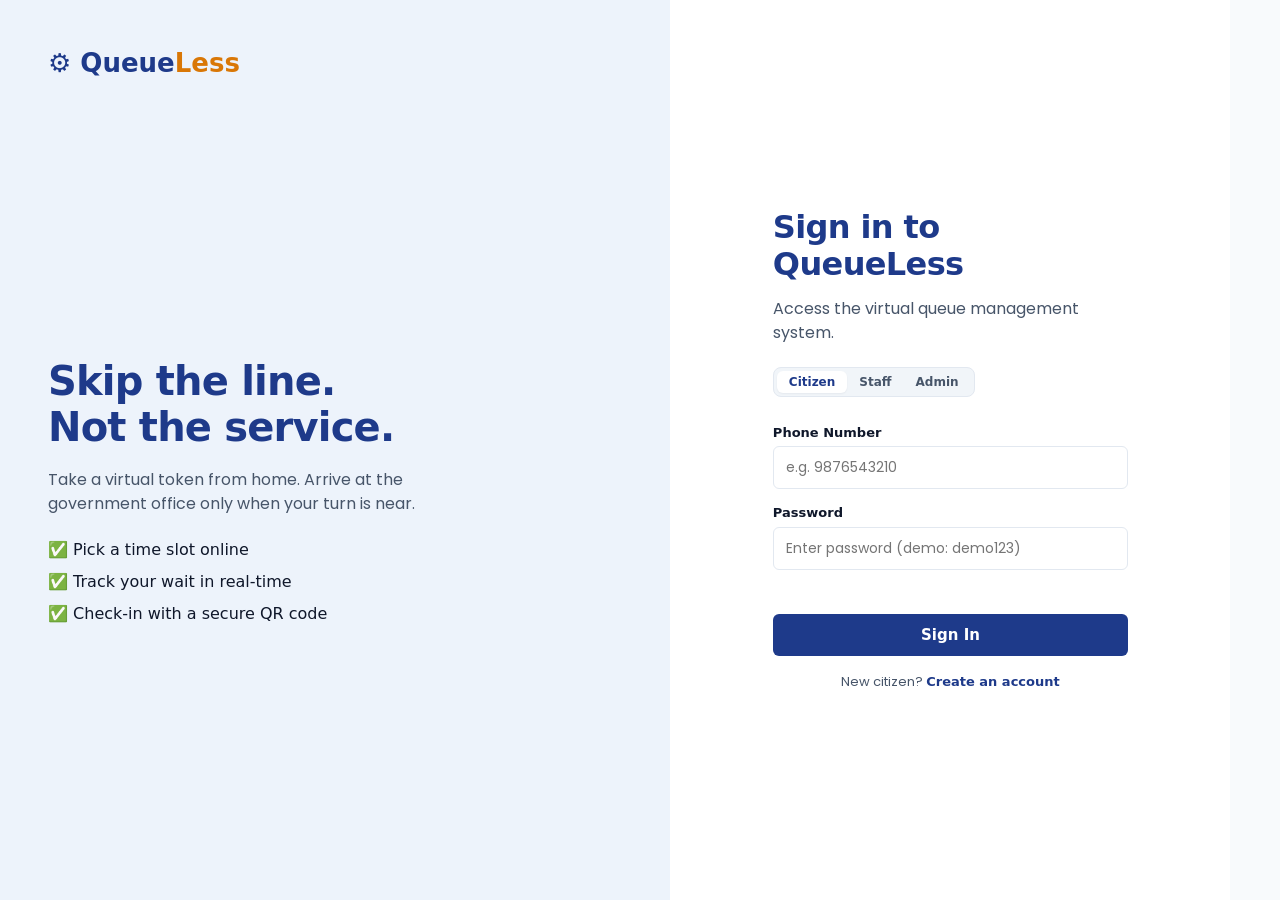
<file: frontend/index.html>
<!DOCTYPE html>
<html lang="en">

<head>
  <meta charset="UTF-8">
  <meta name="viewport" content="width=device-width, initial-scale=1.0">
  <meta name="description"
    content="QueueLess - Smart Government-Office Virtual Queue and Token Management System. Skip physical lines, take virtual tokens, track wait times and arrive when your turn approaches.">
  <title>QueueLess - Smart Government Office Queue & Token Management</title>

  <!-- Modern Clean Typography -->
  <link rel="preconnect" href="https://fonts.googleapis.com">
  <link rel="preconnect" href="https://fonts.gstatic.com" crossorigin>
  <link
    href="https://fonts.googleapis.com/css2?family=Hind+Vadodara:wght@400;500;600;700&family=Hind:wght@400;500;600;700&family=Poppins:wght@400;500;600;700;800&display=swap"
    rel="stylesheet">

  <link rel="stylesheet" href="./index.css">
</head>

<body>
  <div id="app-root">
    <!-- Application renders here -->
    <div style="min-height: 100vh; display: grid; place-items: center; background-color: #F8FAFC;">
      <div style="text-align: center;">
        <div style="font-size: 36px; margin-bottom: 12px; animation: spin 1s infinite linear;">⚙️</div>
        <h2 style="color: #1E3A8A; font-family: 'Poppins', sans-serif;">Initializing QueueLess Government System...</h2>
        <p style="color: #64748B; font-size: 14px; margin-top: 6px;">Connecting to MongoDB and loading live office queue
          data...</p>
      </div>
    </div>
  </div>

  <script type="module" src="./app.js"></script>
</body>

</html>
</file>
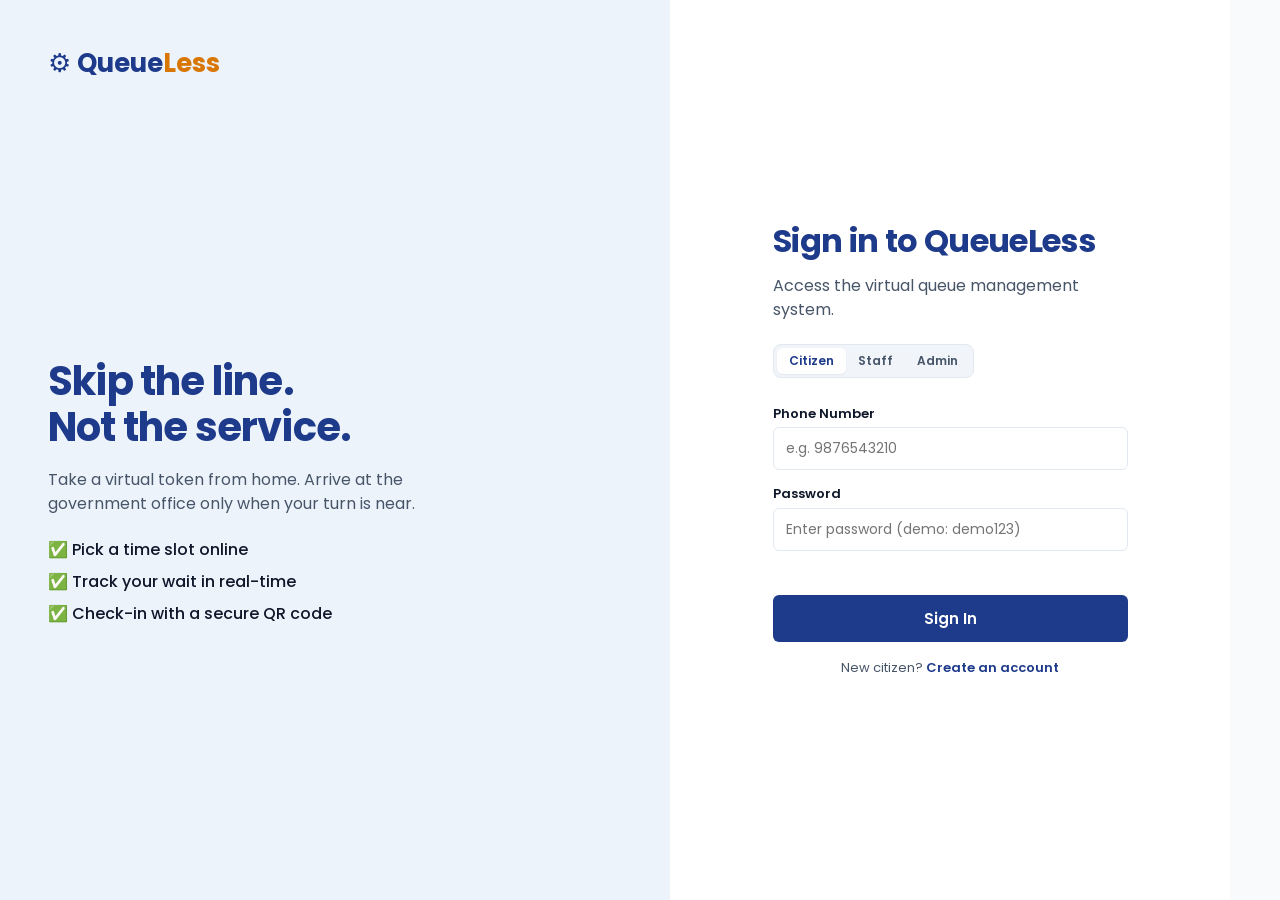
<file: frontend/login.html>
<!DOCTYPE html>
<html lang="en">
<head>
  <meta charset="UTF-8">
  <meta name="viewport" content="width=device-width, initial-scale=1.0">
  <title>Login - QueueLess</title>
  <link rel="preconnect" href="https://fonts.googleapis.com">
  <link rel="preconnect" href="https://fonts.gstatic.com" crossorigin>
  <link href="https://fonts.googleapis.com/css2?family=Hind+Vadodara:wght@400;500;600;700&family=Hind:wght@400;500;600&family=Poppins:wght@400;500;600;700;800&display=swap" rel="stylesheet">
  <link rel="stylesheet" href="./index.css">
  <style>
    /* Inline specific login styles adapted from reference */
    #login-page { min-height: 100vh; display: grid; grid-template-columns: 1.1fr 1fr; background: var(--bg-page); }
    .lp { background: #EDF3FB; padding: 44px 48px 0; display: flex; flex-direction: column; justify-content: space-between; overflow: hidden; position: relative; }
    .rp { padding: 44px 8vw; display: flex; flex-direction: column; justify-content: center; gap: 14px; max-width: 560px; background: #FFF; }
    .lh { font: 700 40px/1.15 var(--font-main); letter-spacing: -0.02em; margin: 0 0 12px; color: var(--primary); }
    .lcap { margin-top: 18px; color: var(--text-muted); max-width: 380px; }
    .rp h1 { font: 700 32px/1.15 var(--font-main); letter-spacing: -0.02em; color: var(--primary); }
    .form-group { display: flex; flex-direction: column; gap: 4px; }
    .err-msg { color: var(--red); font-weight: 600; font-size: 14px; min-height: 20px; }
    
    @media (max-width: 960px) {
      #login-page { grid-template-columns: 1fr; }
      .lp { display: none; }
    }
  </style>
</head>
<body>
  <section id="login-page">
    <div class="lp">
      <div style="font-weight: 700; font-size: 26px; color: var(--primary);">
        ⚙️ Queue<span style="color: var(--saffron);">Less</span>
      </div>
      <div>
        <h2 class="lh">Skip the line.<br>Not the service.</h2>
        <p class="lcap">Take a virtual token from home. Arrive at the government office only when your turn is near.</p>
        <ul style="list-style: none; margin-top: 22px; display: grid; gap: 8px; font-weight: 500;">
          <li>✅ Pick a time slot online</li>
          <li>✅ Track your wait in real-time</li>
          <li>✅ Check-in with a secure QR code</li>
        </ul>
      </div>
      <div></div>
    </div>
    
    <div class="rp">
      <h1>Sign in to QueueLess</h1>
      <p style="color: var(--text-muted); margin-bottom: 8px;">Access the virtual queue management system.</p>
      
      <div class="segmented-control" id="role-selector" style="align-self: flex-start; margin-bottom: 12px;">
        <button type="button" class="active" onclick="setRole('citizen')">Citizen</button>
        <button type="button" onclick="setRole('staff')">Staff</button>
        <button type="button" onclick="setRole('admin')">Admin</button>
      </div>

      <form id="login-form" onsubmit="handleLogin(event)">
        <div id="register-fields" style="display: none; flex-direction: column; gap: 14px; margin-bottom: 14px;">
          <div class="form-group">
            <label>Full Name</label>
            <input type="text" id="reg-name" class="form-input" placeholder="e.g. Anil Kumar">
          </div>
        </div>

        <div class="form-group" style="margin-bottom: 14px;">
          <label>Phone Number</label>
          <input type="text" id="phone" class="form-input" placeholder="e.g. 9876543210" required>
        </div>

        <div class="form-group" style="margin-bottom: 14px;">
          <label>Password</label>
          <input type="password" id="password" class="form-input" placeholder="Enter password (demo: demo123)" required>
        </div>

        <div class="err-msg" id="error-message"></div>

        <button type="submit" class="btn btn-primary" style="width: 100%; margin-top: 10px; font-size: 15px; padding: 12px;" id="submit-btn">
          Sign In
        </button>
        
        <div id="register-toggle-container" style="text-align: center; margin-top: 16px; font-size: 13px;">
          <span style="color: var(--text-muted);">New citizen?</span> 
          <a href="#" onclick="toggleRegister(event)" style="color: var(--primary); font-weight: 600; text-decoration: none;" id="toggle-reg-btn">Create an account</a>
        </div>
      </form>
    </div>
  </section>

  <script>
    let currentRole = 'citizen';
    let isRegistering = false;
    
    function setRole(role) {
      currentRole = role;
      document.querySelectorAll('#role-selector button').forEach(btn => {
        btn.classList.toggle('active', btn.innerText.toLowerCase() === role);
      });
      
      const regToggle = document.getElementById('register-toggle-container');
      if (role !== 'citizen') {
        regToggle.style.display = 'none';
        isRegistering = false;
        updateFormMode();
      } else {
        regToggle.style.display = 'block';
      }
    }
    
    function toggleRegister(e) {
      e.preventDefault();
      isRegistering = !isRegistering;
      updateFormMode();
    }
    
    function updateFormMode() {
      const regFields = document.getElementById('register-fields');
      const submitBtn = document.getElementById('submit-btn');
      const toggleBtn = document.getElementById('toggle-reg-btn');
      
      if (isRegistering) {
        regFields.style.display = 'flex';
        document.getElementById('reg-name').required = true;
        submitBtn.innerText = 'Register & Create Account';
        toggleBtn.innerText = 'Sign in instead';
      } else {
        regFields.style.display = 'none';
        document.getElementById('reg-name').required = false;
        submitBtn.innerText = 'Sign In';
        toggleBtn.innerText = 'Create an account';
      }
      document.getElementById('error-message').innerText = '';
    }

    async function handleLogin(e) {
      e.preventDefault();
      const phone = document.getElementById('phone').value.trim();
      const password = document.getElementById('password').value;
      const errorEl = document.getElementById('error-message');
      
      errorEl.innerText = '';
      
      try {
        const apiBase = window.location.port === "8000" ? "/api" : "http://127.0.0.1:8000/api";
        
        if (isRegistering) {
          const name = document.getElementById('reg-name').value;
          const res = await fetch(`${apiBase}/auth/register`, {
            method: 'POST',
            headers: { 'Content-Type': 'application/json' },
            body: JSON.stringify({ name, phone, password })
          });
          if (!res.ok) throw new Error((await res.json()).detail || 'Registration failed');
          
          isRegistering = false;
          updateFormMode();
          errorEl.style.color = 'var(--green)';
          errorEl.innerText = 'Registration successful! Please sign in.';
          setTimeout(() => { errorEl.style.color = 'var(--red)'; errorEl.innerText = ''; }, 3000);
          return;
        }
        
        const res = await fetch(`${apiBase}/auth/login`, {
          method: 'POST',
          headers: { 'Content-Type': 'application/json' },
          body: JSON.stringify({ phone, password, role: currentRole })
        });
        
        if (!res.ok) throw new Error((await res.json()).detail || 'Login failed');
        const data = await res.json();
        
        localStorage.setItem('ql_userId', data.userId);
        localStorage.setItem('ql_role', data.role);
        if (data.assignedCounterId) {
          localStorage.setItem('ql_staffCounterId', data.assignedCounterId);
        }
        
        window.location.href = './index.html';
      } catch (err) {
        errorEl.innerText = err.message;
      }
    }
    
    // Auto-redirect if already logged in
    if (localStorage.getItem('ql_userId')) {
      window.location.href = './index.html';
    }
  </script>
</body>
</html>
</file>
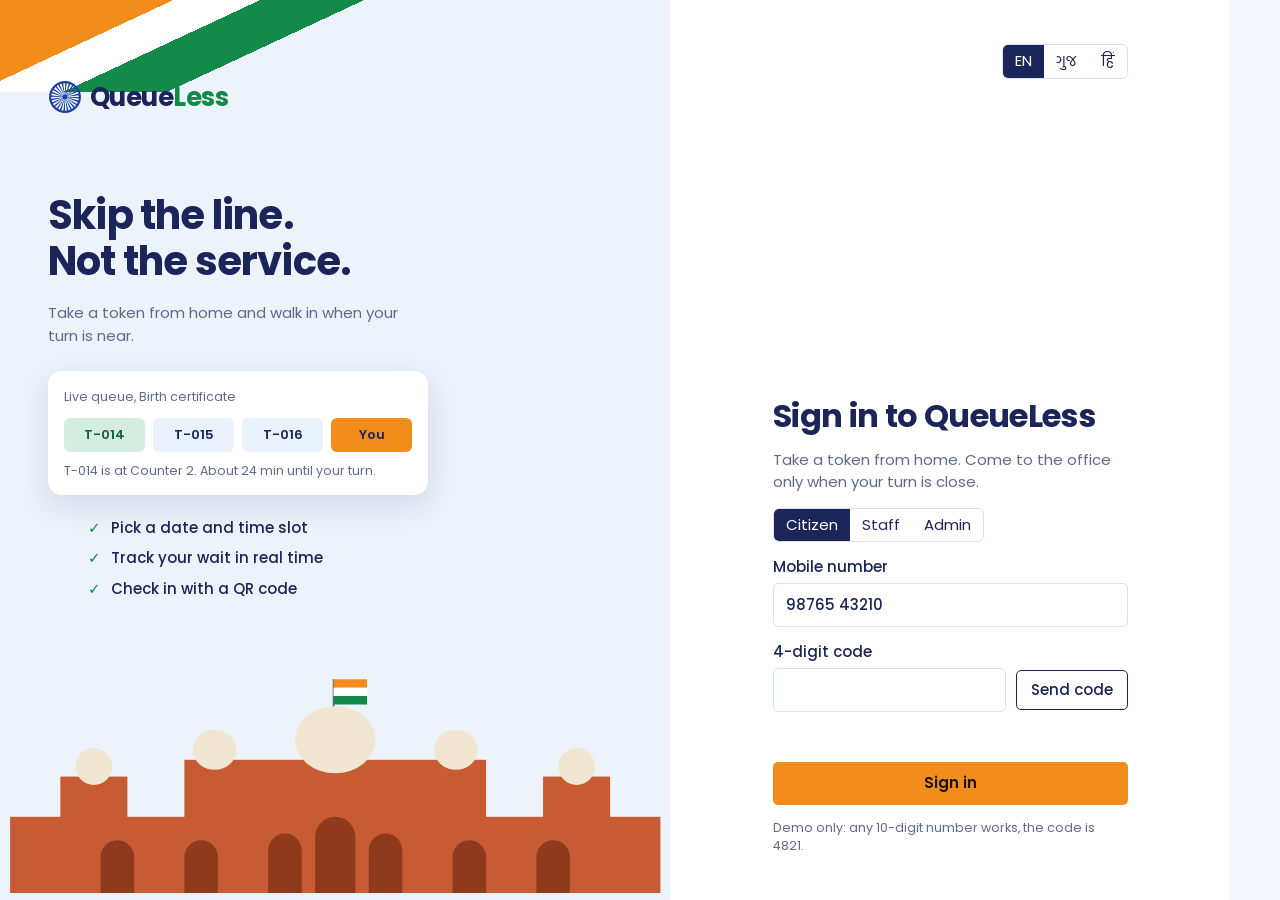
<file: reference/frontend/queueless (2).html>
<!doctype html>
<html lang="en"><head><meta charset="utf-8"><meta name="viewport" content="width=device-width,initial-scale=1">
<title>QueueLess Government Office</title>
<link rel="preconnect" href="https://fonts.googleapis.com"><link rel="preconnect" href="https://fonts.gstatic.com" crossorigin>
<link href="https://fonts.googleapis.com/css2?family=Poppins:wght@400;500;600;700&family=Hind+Vadodara:wght@400;500;600&family=Hind:wght@400;500;600&display=swap" rel="stylesheet">
<style>
:root{--ink:#1B2559;--mute:#5E6A8A;--line:#D9E2EF;--bg:#F3F7FC;--pap:#fff;--saf:#F28C1B;--grn:#138A4A;--red:#B3372F;--d:'Poppins','Hind Vadodara','Hind',sans-serif}
*{box-sizing:border-box;margin:0}
body{font:15px/1.5 'Poppins','Hind Vadodara','Hind','Noto Sans Gujarati','Noto Sans Devanagari',system-ui,sans-serif;color:var(--ink);background:var(--bg)}
button,input,select{font:inherit;color:inherit}button{cursor:pointer}
:focus-visible{outline:3px solid var(--saf);outline-offset:2px}
.hide{display:none!important}small,.note{color:var(--mute)}
h2,h3{font-family:var(--d);letter-spacing:-.01em}h3{font-size:16px;margin:14px 0 8px}
.brand{font:700 26px var(--d);letter-spacing:-.02em}.brand i{font-style:normal;color:var(--saf)}
.seg{display:inline-flex;border:1px solid var(--line);border-radius:6px;overflow:hidden;background:#fff}
.seg button{border:0;background:none;padding:5px 12px}.seg button.on{background:var(--ink);color:#fff}
.pri{background:var(--saf);color:#1a1205;border:0;padding:10px 16px;border-radius:5px;font-weight:600}
.sec{background:#fff;border:1px solid var(--ink);padding:8px 14px;border-radius:5px}
button:disabled{opacity:.5;cursor:default}
/* login */
#login{min-height:100vh;display:grid;grid-template-columns:1.1fr 1fr}
.lp{background:#EDF3FB;padding:44px 48px 0;display:flex;flex-direction:column;justify-content:space-between;position:relative;overflow:hidden}.lp>*{position:relative}.lp .brand{margin-top:34px}.lf{margin:0 -48px;width:calc(100% + 96px)}.rp{background:#fff}
.lp .big{font-size:96px}.lcap{margin-top:18px;color:var(--mute);max-width:380px}
.rp{padding:44px 8vw;display:flex;flex-direction:column;justify-content:center;gap:14px;max-width:560px}
#lg1{align-self:flex-end;margin-bottom:auto}.lp .slip{--notch:#EDF3FB}
.rp h1{font:700 32px/1.15 var(--d);letter-spacing:-.02em}
label{display:flex;flex-direction:column;gap:4px;font-weight:500}
input,select{border:1px solid var(--line);border-radius:5px;padding:10px 12px;background:#fff}
.row{display:flex;gap:10px;align-items:center;flex-wrap:wrap}.row input{flex:1;min-width:120px}
.err{color:var(--red);min-height:22px;font-size:15px;font-weight:600}
/* slip */
.slip{border-top:5px solid;border-image:linear-gradient(90deg,var(--saf) 33.3%,#DDE5F2 33.3% 66.6%,var(--grn) 66.6%) 1;--notch:var(--bg);background:var(--pap);border-radius:3px;padding:22px 26px;display:grid;grid-template-columns:1fr auto;gap:22px;box-shadow:0 1px 0 #0002;color:var(--ink)}
.slip .big{font:700 84px/1 var(--d);letter-spacing:-.03em;margin:4px 0}.big.sm{font-size:48px}
.lbl{font-size:13px;color:var(--mute)}.svc{font-weight:600;font-size:17px}
.stub{position:relative;border-left:2px dashed #b4c0cf;margin:-22px 0;padding:22px 0 22px 24px;min-width:190px;display:flex;flex-direction:column;justify-content:center}
.stub:before,.stub:after{content:"";position:absolute;left:-11px;width:20px;height:20px;border-radius:50%;background:var(--notch)}
.stub:before{top:-10px}.stub:after{bottom:-10px}
.n2{font:700 28px/1.15 var(--d);margin-bottom:8px}.n2.sa{color:#B85F0A}
.pill{display:inline-block;padding:2px 11px;border-radius:99px;font-size:13px;background:#E3E9F1;margin:8px 6px 0 0}
.pill.serve,.pill.ok{background:#D5EDE0;color:#14603a}.pill.called{background:#FFE3BF;color:#8a4a06}.pill.missed{background:#F6D7D4;color:var(--red)}
/* theme */
.stats{display:grid;grid-template-columns:repeat(auto-fit,minmax(190px,1fr));gap:12px;margin-bottom:18px}.st{display:flex;gap:12px;align-items:center;padding:14px;border-radius:10px;border:1px solid var(--line)}.st b{display:block;font:700 24px/1.2 var(--d)}.st small{display:block;font-size:12px}
.ic{width:42px;height:42px;border-radius:50%;display:grid;place-items:center;font-size:20px;background:#fff;flex:none}.st.b{background:#E8F1FD}.st.p{background:#F0EBFC}.st.o{background:#FFF3E4}.st.g{background:#E6F5EC}
.ban{display:flex;align-items:flex-end;justify-content:space-between;gap:12px;border-radius:10px;padding:22px 26px 0;margin-bottom:18px;background:linear-gradient(100deg,#FFF1DC,#EAF3FF 55%,#DCEBFF);overflow:hidden}.ban>div{align-self:center;padding-bottom:22px}.ban h2{font-size:28px}.ban .fort{width:min(46%,380px);flex:none}.sc{font-style:italic;color:var(--grn);font-weight:500;margin-top:8px}
.assure{display:flex;gap:28px;flex-wrap:wrap;justify-content:center;margin-top:26px;font-weight:500}.assure span:before{content:'';display:inline-block;width:10px;height:10px;border-radius:50%;margin-right:8px;background:var(--grn)}.assure span:nth-child(2):before{background:var(--saf)}.assure span:nth-child(3):before{background:#1D6FE0}
.calw{max-width:310px;border:1px solid var(--line);border-radius:10px;padding:10px;background:#F8FAFD}.cm{display:flex;justify-content:space-between;align-items:center}.cm button{border:0;background:none;font-size:22px;padding:0 10px}.cg{display:grid;grid-template-columns:repeat(7,1fr);gap:3px;text-align:center;margin-top:6px}.cg button{border:0;border-radius:50%;aspect-ratio:1;background:none}.cg button:not(:disabled):hover{background:#E3F4E9}.cg button.on{background:var(--saf);font-weight:700}.cg button:disabled{color:#b3bdcf;cursor:default}.av{background:var(--saf);color:#fff;font:700 22px var(--d);width:54px;height:54px}
.lh{font:700 40px/1.15 var(--d);letter-spacing:-.02em;margin:0 0 12px}.lq{background:#fff;border-radius:14px;padding:14px 16px;max-width:380px;box-shadow:0 10px 30px #1b255922;margin-top:24px}.lq .row2{display:flex;gap:8px;margin-top:10px}.lq .row2 span{flex:1;text-align:center;padding:7px 0;border-radius:6px;background:#EAF2FD;font:600 13px var(--d)}.lq .row2 .you{background:var(--saf)}.lq .row2 span:first-child{background:#D5EDE0;color:#14603a;animation:pl 2s infinite}@keyframes pl{50%{opacity:.5}}@media(prefers-reduced-motion:reduce){.lq .row2 span{animation:none!important}}.lf3{list-style:none;margin-top:22px;display:grid;gap:8px;font-weight:500}.lf3 li:before{content:'\2713';color:var(--grn);font-weight:700;margin-right:10px}
/* app */
.app{display:grid;grid-template-columns:220px 1fr;min-height:100vh}
.rail{background:linear-gradient(#fff 55%,#FFF1DE);padding:78px 14px 24px;display:flex;flex-direction:column;position:sticky;top:0;height:100vh;overflow:hidden;border-right:1px solid var(--line)}.rail>*{position:relative;z-index:1}.lp:before,.rail:before,.rail:after{content:'';position:absolute;left:0;top:0;width:100%;height:92px;background:linear-gradient(155deg,#F28C1B 0 20%,#fff 20% 30%,#138A4A 30% 42%,transparent 42%);pointer-events:none}.rail:after{top:auto;bottom:0;background:linear-gradient(335deg,#F28C1B 0 20%,#fff 20% 30%,#138A4A 30% 42%,transparent 42%)}.brand svg{width:34px;height:34px;vertical-align:-8px;margin-right:8px;color:#1D3FA8}.brand i{color:var(--grn)}
.rail .sub{color:var(--mute);margin:0 0 24px;font-size:13px}
.rail nav{display:flex;flex-direction:column;gap:2px}
.rail nav button{background:none;border:0;text-align:left;padding:10px 12px;color:inherit;display:flex;justify-content:space-between;align-items:center;border-left:3px solid transparent}
.rail nav button.on{background:#E3F4E9;border-left-color:var(--grn);color:#0E6B39;font-weight:600;border-radius:0 8px 8px 0}
.bd{background:var(--saf);color:#1a1205;border-radius:9px;font-size:12px;padding:0 7px;font-weight:600}
.rfoot{margin:auto 0 70px;font-size:13px;color:var(--ink);text-align:center}
.top{display:flex;gap:14px;align-items:center;flex-wrap:wrap;padding:12px 28px;border-bottom:1px solid var(--line);background:#fff}.srch{flex:1;min-width:180px;max-width:380px;border-radius:99px;background:#EAF2FD;border-color:transparent}
.clk{font:700 22px var(--d)}.top .gap{flex:1}
main{padding:24px 28px 48px}
.grid{display:grid;grid-template-columns:minmax(0,1fr) 310px;gap:24px;align-items:start}.col{display:flex;flex-direction:column;gap:18px;min-width:0}
.pn{background:#fff;border:1px solid var(--line);border-radius:10px;box-shadow:0 2px 8px #1b255914;padding:16px 18px}.pn p{margin-top:6px}
.lane{display:flex;gap:8px;overflow-x:auto;padding:4px 2px 8px;list-style:none}
.lane li{min-width:92px;border:1px solid var(--line);background:#fff;padding:8px 10px;border-radius:4px;display:flex;flex-direction:column;font-size:13px}
.lane li b{font:700 17px var(--d)}.lane .serve,.lane .called{border-color:var(--grn);background:#E5F3EB}
.lane .me{border:2px solid var(--saf);background:#FFF1E0}.lane em{font-style:normal;color:#B85F0A;font-weight:600}
.why{color:var(--mute);font-size:14px;max-width:70ch}
.svcs{display:grid;grid-template-columns:repeat(auto-fit,minmax(150px,1fr));gap:10px}
.svcs>div{border:1px solid var(--line);border-radius:10px;padding:14px;display:flex;flex-direction:column;gap:6px}.s0{background:#FFF3E4}.s1{background:#E8F1FD}.s2{background:#F0EBFC}.s3{background:#E6F5EC}.gb{border:0;border-radius:6px;padding:8px 12px;color:#fff;font-weight:600;margin-top:6px}.s0 .gb{background:#F28C1B}.s1 .gb{background:#1D6FE0}.s2 .gb{background:#7B3FD6}.s3 .gb{background:#138A4A}
.cs{display:flex;justify-content:space-between;padding:8px 0;border-bottom:1px solid #E3E9F1;gap:8px}.cs:last-child{border:0}
.off{color:var(--mute)}
.log li{list-style:none;padding:6px 0;border-bottom:1px solid #E3E9F1;font-size:14px}.log small{display:block}
.bar{height:10px;background:#E3E9F1;border-radius:5px;overflow:hidden;margin-top:6px}.bar i{display:block;height:100%;background:var(--saf)}
.grid2{display:grid;grid-template-columns:1fr 1fr;gap:20px}.warn{color:var(--red)}
.ck{list-style:none}.ck li{padding:5px 0 5px 28px;position:relative}
.ck li:before{content:"";position:absolute;left:0;top:9px;width:15px;height:15px;border:2px solid var(--ink);border-radius:3px}
.ck li.on:before{background:var(--grn);border-color:var(--grn)}.ck li{cursor:pointer}
.top2{display:flex;gap:18px;align-items:center;flex-wrap:wrap;margin-bottom:16px}.top2 h2{margin-right:auto}
table{width:100%;border-collapse:collapse}td,th{padding:7px 8px;border-bottom:1px solid #E3E9F1;text-align:left;font-weight:500}th{color:var(--mute);font-size:13px}
.cards{display:grid;grid-template-columns:repeat(auto-fit,minmax(200px,1fr));gap:12px;margin:14px 0}
.nt{padding:10px 14px;border-left:4px solid var(--line);background:#fff;margin-bottom:8px}.nt.call{border-color:var(--saf)}.nt.warn{border-color:var(--red)}.nt.ok{border-color:var(--grn)}
.modal{position:fixed;inset:0;background:#12203Acc;display:grid;place-items:center;z-index:9}
.box{background:#fff;border-radius:6px;padding:22px;width:min(380px,92vw)}.qrw{display:grid;place-items:center;margin:12px 0;border:1px solid var(--line)}
#toasts{position:fixed;left:16px;bottom:16px;display:flex;flex-direction:column;gap:8px;z-index:10;max-width:360px}
#toasts div{background:var(--ink);color:#fff;padding:10px 14px;border-left:4px solid var(--saf);border-radius:3px;font-size:14px}
@media(max-width:960px){#login{grid-template-columns:1fr}.lp{display:none}.app{grid-template-columns:1fr}.rail:before,.rail:after{display:none}.rail{position:relative;padding:12px;height:auto;flex-direction:row;flex-wrap:wrap;align-items:center;gap:8px}.rail .sub,.rfoot{display:none}.rail nav{flex-direction:row;flex-wrap:wrap}.grid,.grid2{grid-template-columns:1fr}.slip{grid-template-columns:1fr}.stub{border-left:0;border-top:2px dashed #b4c0cf;margin:0 -26px;padding:18px 26px 0}.stub:before{left:-10px;top:-11px}.stub:after{left:auto;right:-10px;bottom:auto;top:-11px}main,.top{padding-left:16px;padding-right:16px}}
</style></head><body><svg width="0" height="0" style="position:absolute" aria-hidden="true"><symbol id="chakra" viewBox="0 0 48 48"><g fill="none" stroke="currentColor"><circle cx="24" cy="24" r="21" stroke-width="3"/><circle cx="24" cy="24" r="11.5" stroke-width="19" stroke-dasharray="1.3 1.7"/></g><circle cx="24" cy="24" r="3.5" fill="currentColor"/></symbol><symbol id="fort" viewBox="0 0 400 130"><path d="M199 2v26" stroke="#5E6A8A"/><path d="M199 2h20v5h-20z" fill="#F28C1B"/><path d="M199 7h20v5h-20z" fill="#fff"/><path d="M199 12h20v5h-20z" fill="#138A4A"/><g fill="#C75B34"><rect x="6" y="84" width="388" height="46"/><rect x="110" y="50" width="180" height="40"/><rect x="36" y="60" width="40" height="28"/><rect x="324" y="60" width="40" height="28"/></g><g fill="#F1E6D2"><ellipse cx="200" cy="38" rx="24" ry="20"/><ellipse cx="128" cy="44" rx="13" ry="12"/><ellipse cx="272" cy="44" rx="13" ry="12"/><ellipse cx="56" cy="54" rx="11" ry="11"/><ellipse cx="344" cy="54" rx="11" ry="11"/></g><path fill="#8F3A1C" d="M60 130v-22a10 10 0 0 1 20 0v22zM110 130v-22a10 10 0 0 1 20 0v22zM160 130v-26a10 10 0 0 1 20 0v26zM220 130v-26a10 10 0 0 1 20 0v26zM270 130v-22a10 10 0 0 1 20 0v22zM320 130v-22a10 10 0 0 1 20 0v22zM188 130v-34a12 12 0 0 1 24 0v34z"/></symbol></svg>

<section id="login">
 <div class="lp">
  <div class="brand"><svg viewBox="0 0 48 48" aria-hidden="true"><use href="#chakra"/></svg>Queue<i>Less</i></div>
  <div>
   <h2 class="lh">Skip the line.<br>Not the service.</h2>
   <p class="lcap">Take a token from home and walk in when your turn is near.</p>
   <div class="lq"><small>Live queue, Birth certificate</small>
    <div class="row2"><span>T-014</span><span>T-015</span><span>T-016</span><span class="you">You</span></div>
    <small style="display:block;margin-top:10px">T-014 is at Counter 2. About 24 min until your turn.</small></div>
   <ul class="lf3"><li>Pick a date and time slot</li><li>Track your wait in real time</li><li>Check in with a QR code</li></ul>
  </div>
  <div><svg class="fort lf" viewBox="0 0 400 130" aria-hidden="true"><use href="#fort"/></svg></div>
 </div>
 <div class="rp" onkeydown="if(event.key==='Enter')doLogin()">
  <div class="seg" id="lg1"></div>
  <h1 data-i="login_h"></h1><p class="note" data-i="login_s"></p>
  <div class="seg" id="roles" style="align-self:flex-start"></div>
  <label><span data-i="mobile"></span><input id="mob" inputmode="numeric" value="98765 43210" autocomplete="off"></label>
  <label><span data-i="otp"></span><span class="row"><input id="otp" inputmode="numeric" maxlength="4" autocomplete="off"><button type="button" class="sec" onclick="sendCode()" data-i="sendcode"></button></span></label>
  <div class="err" id="lerr" role="alert"></div>
  <button class="pri" type="button" onclick="doLogin()" data-i="signin"></button>
  <small>Demo only: any 10-digit number works, the code is 4821.</small>
 </div>
</section>

<div id="app" class="app hide">
 <aside class="rail"><div class="brand"><svg viewBox="0 0 48 48" aria-hidden="true"><use href="#chakra"/></svg>Queue<i>Less</i></div><div class="sub">Government office</div><nav id="nav"></nav>
  <div class="rfoot"><i>Serve the People,<br>Build a Better Tomorrow</i><br><small>सत्यमेव जयते</small></div></aside>
 <div>
  <header class="top"><input class="srch" placeholder="Search services, tokens, documents" aria-label="Search"><span class="clk" id="clk"></span>
   <span class="seg" id="spd"><button onclick="setPause()" id="pz" aria-label="Pause or resume">||</button><button onclick="setSpd(1)" data-s="1">1x</button><button onclick="setSpd(3)" data-s="3">3x</button><button onclick="setSpd(10)" data-s="10">10x</button></span><small>Demo clock, 1 s = x min</small>
   <span class="gap"></span><span class="seg" id="lg2"></span><button class="sec" id="who" onclick="go('profile')"></button><button class="sec" onclick="signOut()" data-i="signout"></button></header>
  <main id="main"></main>
 </div>
</div>
<div id="modal" class="modal hide"></div><div id="toasts" aria-live="polite"></div>

<script>
const $=s=>document.querySelector(s),$$=s=>[...document.querySelectorAll(s)];
const D={en:{hello:'Hello',yourTok:'Your token',ahead:'People ahead',wait:'Estimated wait',arrive:'Arrive by',checkin:'Scan QR at office',checkedin:'Checked in',release:'Release token',why:'How we estimated this',genTok:'Generate token',service:'Service',capacity:'Tokens issued today',peak:'Load across the day',callnext:'Call next',complete:'Complete',walkin:'Add walk-in token',signout:'Sign out',signin:'Sign in',sendcode:'Send code',mobile:'Mobile number',otp:'4-digit code',role_citizen:'Citizen',role_staff:'Staff',role_admin:'Admin',nav_home:'Home',nav_token:'Get token',nav_docs:'Documents',nav_notif:'Notifications',nav_desk:'Staff desk',recent:'Recent activity',svcs:'Government services',login_h:'Sign in to QueueLess',login_s:'Take a token from home. Come to the office only when your turn is close.',counters:'Counter',avgtime:'Average time',queue:'Queue lane',st_wait:'Waiting',st_called:'Called',st_serve:'Being served',st_done:'Completed',st_missed:'Missed',sv_birth:'Birth certificate',sv_dl:'Driving licence',sv_dv:'Document verification',sv_pp:'Passport service',min:'min',office:'Office status',slot:'Arrival slot',first:'First available',date:'Date',nav_profile:'Profile',st_book:'Booked',st_cancel:'Released'},
gu:{hello:'નમસ્તે',yourTok:'તમારો ટોકન',ahead:'તમારી આગળ',wait:'અંદાજિત રાહ',arrive:'આ સમયે પહોંચો',checkin:'ઓફિસમાં QR સ્કેન કરો',checkedin:'ચેક-ઇન થઈ ગયું',release:'ટોકન છોડી દો',why:'આ અંદાજ કેવી રીતે બન્યો',genTok:'ટોકન બનાવો',service:'સેવા',capacity:'આજે અપાયેલા ટોકન',peak:'દિવસભરની ભીડ',callnext:'આગળનો બોલાવો',complete:'પૂર્ણ કરો',walkin:'વૉક-ઇન ટોકન ઉમેરો',signout:'સાઇન આઉટ',signin:'સાઇન ઇન',sendcode:'કોડ મોકલો',mobile:'મોબાઇલ નંબર',otp:'4 અંકનો કોડ',role_citizen:'નાગરિક',role_staff:'સ્ટાફ',role_admin:'એડમિન',nav_home:'હોમ',nav_token:'ટોકન મેળવો',nav_docs:'દસ્તાવેજો',nav_notif:'સૂચનાઓ',nav_desk:'સ્ટાફ ડેસ્ક',recent:'તાજેતરની પ્રવૃત્તિ',svcs:'સરકારી સેવાઓ',login_h:'QueueLess માં સાઇન ઇન કરો',login_s:'ઘરેથી ટોકન લો. વારો નજીક આવે ત્યારે જ ઓફિસ આવો.',counters:'કાઉન્ટર',avgtime:'સરેરાશ સમય',queue:'કતાર',st_wait:'રાહમાં',st_called:'બોલાવ્યો',st_serve:'સેવામાં',st_done:'પૂર્ણ',st_missed:'ચૂકી ગયા',sv_birth:'જન્મ પ્રમાણપત્ર',sv_dl:'ડ્રાઇવિંગ લાઇસન્સ',sv_dv:'દસ્તાવેજ ચકાસણી',sv_pp:'પાસપોર્ટ સેવા',min:'મિનિટ',office:'ઓફિસ સ્થિતિ',slot:'આવવાનો સમય',first:'સૌથી વહેલું ઉપલબ્ધ',date:'તારીખ',nav_profile:'પ્રોફાઇલ',st_book:'બુક થયું'},
hi:{hello:'नमस्ते',yourTok:'आपका टोकन',ahead:'आपसे आगे',wait:'अनुमानित प्रतीक्षा',arrive:'इस समय तक पहुँचें',checkin:'कार्यालय में QR स्कैन करें',checkedin:'चेक-इन हो गया',release:'टोकन छोड़ें',why:'यह अनुमान कैसे बना',genTok:'टोकन बनाएँ',service:'सेवा',capacity:'आज जारी टोकन',peak:'दिनभर की भीड़',callnext:'अगला बुलाएँ',complete:'पूर्ण करें',walkin:'वॉक-इन टोकन जोड़ें',signout:'साइन आउट',signin:'साइन इन',sendcode:'कोड भेजें',mobile:'मोबाइल नंबर',otp:'4 अंकों का कोड',role_citizen:'नागरिक',role_staff:'स्टाफ',role_admin:'एडमिन',nav_home:'होम',nav_token:'टोकन लें',nav_docs:'दस्तावेज़',nav_notif:'सूचनाएँ',nav_desk:'स्टाफ डेस्क',recent:'हाल की गतिविधि',svcs:'सरकारी सेवाएँ',login_h:'QueueLess में साइन इन करें',login_s:'घर से टोकन लें। बारी पास आने पर ही कार्यालय आएँ।',counters:'काउंटर',avgtime:'औसत समय',queue:'कतार',st_wait:'प्रतीक्षा में',st_called:'बुलाया गया',st_serve:'सेवा में',st_done:'पूर्ण',st_missed:'छूट गया',sv_birth:'जन्म प्रमाणपत्र',sv_dl:'ड्राइविंग लाइसेंस',sv_dv:'दस्तावेज़ सत्यापन',sv_pp:'पासपोर्ट सेवा',min:'मिनट',office:'कार्यालय स्थिति',slot:'आने का समय',first:'सबसे पहले उपलब्ध',date:'तारीख',nav_profile:'प्रोफ़ाइल',st_book:'बुक हुआ'}};
let lang='en',role='citizen',view='home',T=642,speed=1,paused=false,auto=true,chk=false,near=false,lastAbs=null,timer=null,CAP=20;
const t=k=>D[lang][k]||D.en[k]||k,tn=k=>t('sv_'+k),p=n=>String(n).padStart(3,'0');
const hm=m=>{m=Math.round(m);const h=Math.floor(m/60)%24;return (h%12||12)+':'+String(m%60).padStart(2,'0')+(h<12?' AM':' PM')};
const pf=m=>m<600?1.1:m<720?1.3:m<840?1:m<900?.9:1.15;
const SV={birth:{m:11,docs:['Hospital birth record','Parents Aadhaar cards','Marriage certificate of parents','Address proof']},dl:{m:18,docs:['Learner licence','Aadhaar card','Passport-size photo','Medical form (Form 1)']},dv:{m:8,docs:['Originals of all documents','One self-attested copy of each','Aadhaar card']},pp:{m:22,docs:['Aadhaar card','Birth proof','Address proof','Old passport, if renewing']}};
const keys=Object.keys(SV),DOCS={};
const C=[1,2,3].map(id=>({id,active:true,tok:null}));
let Q=[],nextN=16,log=[],N=[];
const pat=['birth','dl','dv','birth','dl','pp','birth','dl'];
[1,2,3,4].forEach(n=>Q.push({n,svc:pat[n],src:n%4?'online':'walk-in',st:'done'}));
[[5,6],[6,11],[7,3]].forEach(([n,r],i)=>{const o={n,svc:pat[n],src:'online',st:'serve',c:i+1,rem:r,base:SV[pat[n]].m};Q.push(o);C[i].tok=o});
for(let n=8;n<=15;n++)Q.push({n,svc:pat[n%8],src:n%4?'online':'walk-in',st:'wait',mine:n===13,slot:n>13?750:0});
log=[{t:T-6,msg:'T-004 completed, Driving licence'},{t:T-14,msg:'Counter 3 opened for the morning rush'}];
N=[{t:T-95,msg:'Documents verified for Birth certificate',k:'ok',new:1},{t:T-60,msg:'Token T-013 generated. We will alert you before your turn.',k:'info',new:1},{t:T-14,msg:'Counter 3 opened. Waiting times have been recalculated.',k:'info',new:1}];

const TDd=new Date();TDd.setHours(0,0,0,0);const ymd=d=>d.getFullYear()+'-'+String(d.getMonth()+1).padStart(2,'0')+'-'+String(d.getDate()).padStart(2,'0'),TD=ymd(TDd),MAXd=new Date(TDd.getTime()+30*864e5),fd=k=>new Date(k+'T00:00').toLocaleDateString('en-IN',{weekday:'short',day:'numeric',month:'short'}),issuedOn=d=>d===TD?nextN-1:Q.filter(x=>x.date===d&&x.st!=='cancel').length;let selD=TD,cm=null,mobile='',TR=25;
const key=x=>(x.slot||0)*1000+x.n,SLOTCAP=2,slotN=(v,dt)=>Q.filter(x=>x.slot===v&&(x.date||TD)===(dt||TD)&&!['cancel','missed'].includes(x.st)).length;
function slotOpts(dt){dt=dt||TD;const fu=dt!==TD;let o=fu?'':`<option value="0">${t('first')}</option>`;for(let v=fu?540:Math.ceil((T+15)/30)*30;v<=990;v+=30){if(v>=780&&v<840)continue;const l=SLOTCAP-slotN(v,dt);o+=`<option value="${v}" ${l<=0?'disabled':''}>${hm(v)} to ${hm(v+30)}, ${l>0?l+' left':'full'}</option>`}return o}
/* ---- prediction engine: greedy counter simulation, EWMA service time, hourly load factor, break skipping ---- */
const me=()=>Q.find(x=>x.mine&&['wait','called','serve','book'].includes(x.st));
function est(){const m=me();if(!m)return null;if(m.st==='book')return{wait:9999,ahead:0,m};if(m.st!=='wait')return{wait:0,ahead:0,m};
 const act=C.filter(c=>c.active);let free=act.length?act.map(c=>c.tok?Math.max(c.tok.st==='serve'?c.tok.rem:c.tok.grace,0):0):[9999];
 const sb=s=>{const a=T+s;return a>=780&&a<840?840-T:s};let brk=false,sum=0;
 const ah=Q.filter(x=>['wait','serve','called'].includes(x.st)&&key(x)<key(m)),w=ah.filter(x=>x.st==='wait').sort((a,b)=>key(a)-key(b));
 w.forEach(x=>{const i=free.indexOf(Math.min(...free)),pr=Math.max(free[i],(x.slot||0)-T),s=sb(pr);if(s!==pr)brk=true;sum+=SV[x.svc].m;free[i]=s+SV[x.svc].m*pf(T+s)});
 const s0=Math.max(Math.min(...free),(m.slot||0)-T),s=sb(s0);if(s!==s0)brk=true;
 return{wait:s,ahead:ah.length,m,avg:w.length?sum/w.length:0,nw:w.length,pf:pf(T),cn:act.length,brk}}

/* ---- simulation ---- */
function say(msg,k){N.unshift({t:T,msg,k:k||'info',new:1});toast(msg);badge()}
function lg(msg){log.unshift({t:T,msg});log.length=Math.min(log.length,6)}
function fin(c){const x=c.tok;x.st='done';const b=x.base||SV[x.svc].m;SV[x.svc].m=+(SV[x.svc].m*.7+b*.3).toFixed(1);lg(`T-${p(x.n)} completed, ${tn(x.svc)}`);if(x.mine)say('Service complete. Your token is marked completed.','ok');c.tok=null}
function callNext(c){if(c.tok||!c.active)return;const x=Q.filter(y=>y.st==='wait'&&(y.slot||0)<=T).sort((a,b)=>key(a)-key(b))[0];if(!x)return;c.tok=x;x.c=c.id;
 if(x.mine&&!chk){x.st='called';x.grace=5;say(`Your turn. T-${p(x.n)} is called at Counter ${c.id}. Scan the QR at the office within 5 minutes.`,'call');return}
 x.st='serve';x.base=SV[x.svc].m*(.6+Math.random()*.8);x.rem=Math.max(2,Math.round(x.base*pf(T)));
 if(x.mine)say(`Counter ${c.id} is serving you now.`,'call')}
function step(){T++;C.forEach(c=>{const x=c.tok;if(!x)return;
  if(x.st==='serve'){if(--x.rem<=0)fin(c)}
  else if(x.st==='called'){if(chk){x.st='serve';x.base=SV[x.svc].m;x.rem=Math.round(x.base*pf(T));say(`Checked in. Proceed to Counter ${c.id}.`,'ok')}else if(--x.grace<=0){x.st='missed';say(`Grace period over. T-${p(x.n)} is marked missed and the queue moved on. Take a new token.`,'warn');c.tok=null}}});
 if(auto)C.forEach(callNext);
 const m=me();if(m&&m.st==='wait'){const e=est();
  if(e.wait<=TR+15&&!near){near=true;say(`Time to leave. ${e.ahead} ahead of T-${p(m.n)} and you are about ${TR} min from the office.`,'call')}
  if(lastAbs!=null&&e.wait<9000&&Math.abs(T+e.wait-lastAbs)>=10){say(`Estimated wait changed to about ${Math.round(e.wait)} min.`,'warn');lastAbs=T+e.wait}}}
function tick(){if(paused)return;for(let i=0;i<speed;i++)step();paint()}
function setSpd(s){speed=s;paused=false;spd()}function setPause(){paused=!paused;spd()}
function spd(){$$('#spd [data-s]').forEach(b=>b.classList.toggle('on',+b.dataset.s===speed&&!paused));$('#pz').classList.toggle('on',paused)}

/* ---- ui ---- */
function toast(m){const d=document.createElement('div');d.textContent=m;$('#toasts').append(d);setTimeout(()=>d.remove(),6500)}
function badge(){const n=N.filter(x=>x.new).length;const b=$('#nb');if(b){b.textContent=n;b.classList.toggle('hide',!n)}}
function applyLang(){$$('[data-i]').forEach(e=>e.textContent=t(e.dataset.i));
 const lgb=['en:EN','gu:ગુજ','hi:हिं'].map(x=>{const[k,l]=x.split(':');return `<button class="${k===lang?'on':''}" onclick="setLang('${k}')">${l}</button>`}).join('');$('#lg1').innerHTML=lgb;$('#lg2').innerHTML=lgb;
 $('#roles').innerHTML=['citizen','staff','admin'].map(r=>`<button type="button" class="${r===role?'on':''}" onclick="setRole('${r}')">${t('role_'+r)}</button>`).join('')}
function setLang(l){lang=l;document.documentElement.lang=l;applyLang();if(!$('#app').classList.contains('hide')){buildNav();go(view)}}
function setRole(r){role=r;applyLang()}
function sendCode(){$('#otp').value='4821';$('#lerr').textContent='';$('#otp').focus()}
function doLogin(){const er=$('#lerr');
 if($('#mob').value.replace(/\D/g,'').length!==10){er.textContent='Enter a 10-digit mobile number.';$('#mob').focus();return false}
 if(!/^\d{4}$/.test($('#otp').value.trim())){er.textContent='Enter the 4-digit code. For this demo it is 4821.';$('#otp').focus();return false}
 er.textContent='';$('#login').classList.add('hide');$('#app').classList.remove('hide');
 {const q=$('#mob').value.replace(/\D/g,'');mobile=q.slice(0,5)+' '+q.slice(5)}$('#who').textContent=PR[role].name;buildNav();spd();go(role==='citizen'?'home':'desk');
 const e=est();lastAbs=e&&e.wait<9000?T+e.wait:null;if(!timer)timer=setInterval(tick,1000);return false}
function signOut(){$('#app').classList.add('hide');$('#login').classList.remove('hide');$('#otp').value=''}
function buildNav(){const it=role==='citizen'?['home','token','docs','profile','notif']:['desk','profile','notif'];
 $('#nav').innerHTML=it.map(k=>`<button data-v="${k}" onclick="go('${k}')"><span>${t('nav_'+k)}</span>${k==='notif'?'<span class="bd" id="nb"></span>':''}</button>`).join('');badge()}
function go(v){view=v;$$('#nav button').forEach(b=>b.classList.toggle('on',b.dataset.v===v));
 ({home,token:tokenView,docs:docsView,notif:notifView,desk,profile:profileView})[v]();if(v==='notif'){N.forEach(x=>x.new=0);badge()}}
function paint(){$('#clk').textContent=hm(T);badge();if(view==='home')home();else if(view==='desk')deskDyn();else if(view==='notif')notifView()}
const capBar=()=>{const i=nextN-1;return `<div class="bar"><i style="width:${Math.min(100,i/CAP*100)}%"></i></div><p>${i} of ${CAP}, ${Math.max(0,CAP-i)} left</p>`};

function chart(){let o='';for(let h=9;h<17;h++){const v=h===13?1:pf(h*60),H=v*50,x=(h-9)*40+8,cur=Math.floor(T/60)===h;
 o+=`<rect x="${x}" y="${70-H}" width="28" height="${H}" fill="${h===13?'url(#hx)':cur?'#E8801A':'#9DB0CC'}"/><text x="${x+14}" y="84" font-size="10" text-anchor="middle" fill="#5B6B82">${h>12?h-12:h}</text>`}
 return `<svg viewBox="0 0 330 90" width="100%" role="img" aria-label="Load multiplier by hour"><defs><pattern id="hx" width="6" height="6" patternUnits="userSpaceOnUse" patternTransform="rotate(45)"><rect width="3" height="6" fill="#9DB0CC"/></pattern></defs>${o}</svg>`}

function home(){const m=me(),e=est(),last=[...Q].reverse().find(x=>x.mine);let hero,why='';
 if(!m)hero=`<div class="slip"><div><div class="lbl">${t('yourTok')}</div><div class="big sm">${last?'T-'+p(last.n):'None'}</div><span class="pill ${last?last.st:''}">${last?t('st_'+last.st):'No active token'}</span></div><div class="stub"><button class="pri" onclick="go('token')">${t('genTok')}</button></div></div>`;
 else{const w=e.wait>=9000;
  hero=`<div class="slip"><div><div class="lbl">${t('yourTok')}</div><div class="big">T-${p(m.n)}</div><div class="svc">${tn(m.svc)}</div>${m.slot?`<div class="lbl">${m.date&&m.date!==TD?fd(m.date)+', ':''}${t('slot')}: ${hm(m.slot)} to ${hm(m.slot+30)}</div>`:''}
  <span class="pill ${m.st}">${m.st==='called'?t('st_called')+', '+t('counters')+' '+m.c:m.st==='serve'?t('st_serve')+', '+t('counters')+' '+m.c:t('st_'+m.st)}</span>${chk?`<span class="pill ok">${t('checkedin')}</span>`:''}
  </div>
  <div class="stub">${chk?'':`<button class="pri" onclick="openQR()">${t('checkin')}</button>`}<button class="sec" style="margin-top:10px" onclick="release()">${t('release')}</button></div></div>`;
  if(m.st==='book')why='Booked ahead. Live position and wait appear on the day, and we alert you before your turn.';else if(m.st==='wait')why=w?'No counter is open, so there is no estimate yet.':`${e.nw} waiting ahead at about ${e.avg.toFixed(0)} min each, scaled by ${e.pf}x for the current hour, spread across ${e.cn} open counters, plus the ${e.ahead-e.nw} already in service. ${e.brk?'Part of this lands in the 1 to 2 PM break, so it resumes at 2:00 PM. ':''}Leave ${TR+10} minutes before your turn: ${TR} min travel plus a 10 min buffer.${m.slot?' Your slot opens at '+hm(m.slot)+'.':''}`}
 const w2=e&&e.wait<9000,off=T<540||T>=1020?'Closed':T>=780&&T<840?'Break':'Open',sc=(c,i,l,v,x)=>`<div class="st ${c}"><span class="ic">${i}</span><div><small>${l}</small><b>${v}</b><small>${x}</small></div></div>`;
 const stat=`<div class="stats">${sc('b','👥',t('ahead'),m&&e.wait<9000?e.ahead:'-','in queue')}${sc('p','⏱',t('wait'),m&&w2?Math.round(e.wait)+' '+t('min'):'-','approx.')}${sc('o','🕘',t('arrive'),m&&w2?hm(T+Math.max(0,e.wait-10)):'-',(m&&w2?(e.wait<=TR+10?'Leave now':'Leave by '+hm(T+e.wait-TR-10)):'-'))}${sc('g','🏛',t('office'),off,'9:00 AM to 5:00 PM')}</div>`;
 const ln=Q.filter(x=>['serve','called','wait'].includes(x.st)).slice(0,14).map(x=>`<li class="${x.st} ${x.mine?'me':''}"><b>T-${p(x.n)}</b><small>${x.st!=='wait'?t('counters')+' '+x.c:tn(x.svc)}</small>${x.mine?'<em>You</em>':''}</li>`).join('');
 const svs=keys.map((k,i)=>`<div class="s${i}"><span class="ic">${['📄','🚗','✅','🛂'][i]}</span><b>${tn(k)}</b><small>${t('avgtime')} ${SV[k].m.toFixed(0)} ${t('min')}, ${Q.filter(x=>x.st==='wait'&&x.svc===k).length} waiting</small><button class="gb" onclick="go('token')">${t('nav_token')} &rarr;</button></div>`).join('');
 $('#main').innerHTML=`<div class="ban"><div><h2>${t('hello')}, Priyanka!</h2><p>Welcome to QueueLess Government Services</p><p class="sc">Digital India. A Stronger Tomorrow.</p></div><svg class="fort" viewBox="0 0 400 130" aria-hidden="true"><use href="#fort"/></svg></div>${stat}<div class="grid"><div class="col">${hero}${why?`<p class="why"><b>${t('why')}.</b> ${why}</p>`:''}
 <div><h3>${t('queue')}</h3><ul class="lane">${ln}</ul></div><div><h3>${t('svcs')}</h3><div class="svcs">${svs}</div></div>
 <div class="pn"><h3 style="margin-top:0">${t('peak')}</h3>${chart()}<small>Wait multiplier by hour. The hatched bar is the 1 to 2 PM break.</small></div></div>
 <div class="col"><div class="pn"><h3 style="margin-top:0">${t('counters')}</h3>${C.map(c=>`<div class="cs ${c.active?'':'off'}"><span>${t('counters')} ${c.id}</span><b>${!c.active?'Closed':c.tok?'T-'+p(c.tok.n)+(c.tok.st==='serve'?', '+c.tok.rem+' '+t('min'):' (called)'):'Free'}</b></div>`).join('')}</div>
 <div class="pn"><h3 style="margin-top:0">${t('capacity')}</h3>${capBar()}</div>
 <div class="pn"><h3 style="margin-top:0">${t('recent')}</h3><ul class="log">${log.map(l=>`<li>${l.msg}<small>${hm(l.t)}</small></li>`).join('')}</ul></div></div></div><div class="assure"><span>Transparent process</span><span>Faster service</span><span>Citizen first</span><span>Digital India</span></div>`}

function tokenView(){const m=me();$('#main').innerHTML=`<div class="grid2"><div class="pn"><h2>${t('genTok')}</h2>
 ${m?`<p class="warn">You already hold T-${p(m.n)}. One active token per citizen keeps the queue fair.</p><p><button class="sec" onclick="release()">${t('release')}</button></p>`
 :`<p><label>${t('service')}<select id="gs" onchange="docPrev()">${keys.map(k=>`<option value="${k}">${tn(k)}</option>`).join('')}</select></label></p><p class="lbl" style="margin-top:12px">${t('date')}</p><div id="cal" class="calw"></div><p id="sd" class="svc"></p><p><label>${t('slot')}<select id="gt">${slotOpts()}</select></label></p><p class="note">Each 30-minute slot holds 2 tokens. Valid today, 9:00 AM to 5:00 PM. Nothing is served during the 1 to 2 PM break.</p><p><button class="pri" onclick="newTok()">${t('genTok')}</button></p><p id="gerr" class="warn"></p>`}</div>
 <div class="pn"><h3 style="margin-top:0">${t('capacity')}</h3>${capBar()}<h3>Bring with you</h3><ul id="dp" class="ck"></ul></div></div>`;docPrev();if($('#cal')){cm={y:TDd.getFullYear(),m:TDd.getMonth()};pickD(TD)}}
function cal(){const y=cm.y,m=cm.m,f=new Date(y,m,1);let c='<i></i>'.repeat(f.getDay());for(let d=1;d<=new Date(y,m+1,0).getDate();d++){const dt=new Date(y,m,d),k=ymd(dt),ok=dt>=TDd&&dt<=MAXd&&dt.getDay()!==0;c+=`<button type="button" class="${k===selD?'on':''}" ${ok?'':'disabled'} onclick="pickD('${k}')">${d}</button>`}
 $('#cal').innerHTML=`<div class="cm"><button type="button" aria-label="Previous month" onclick="mv(-1)">&lsaquo;</button><b>${f.toLocaleString('en',{month:'long',year:'numeric'})}</b><button type="button" aria-label="Next month" onclick="mv(1)">&rsaquo;</button></div><div class="cg">${[...'SMTWTFS'].map(x=>`<small>${x}</small>`).join('')}${c}</div>`}
function mv(n){const d=new Date(cm.y,cm.m+n,1);cm={y:d.getFullYear(),m:d.getMonth()};cal()}
function pickD(k){selD=k;cal();$('#gt').innerHTML=slotOpts(k);$('#sd').textContent=new Date(k+'T00:00').toLocaleDateString('en-IN',{weekday:'long',day:'numeric',month:'long',year:'numeric'})+(k===TD?' (today)':'')}
const PR={citizen:{name:'Priyanka Maheta',id:'CIT-204518',city:'Rajkot, Gujarat',email:'priyanka.maheta@example.in'},staff:{name:'Counter staff',id:'STF-0117',city:'Rajkot RTO office',email:''},admin:{name:'Office administrator',id:'ADM-0003',city:'Rajkot RTO office',email:''}};
const BANDS=[['Near the office (under 5 km)',10],['Within the city (5 to 15 km)',25],['Outskirts (15 to 40 km)',50],['Another town (40 km or more)',90]];
function locForm(){return `<h3>Your location</h3><label>City / area<input id="pc" value="${PR.citizen.city}"></label><label style="margin-top:8px">Distance from the office<select id="pb" onchange="$('#pt').value=this.value">${BANDS.map(b=>`<option value="${b[1]}" ${b[1]===TR?'selected':''}>${b[0]}</option>`).join('')}${BANDS.some(b=>b[1]===TR)?'':`<option value="${TR}" selected>Custom</option>`}</select></label><label style="margin-top:8px">Travel time (minutes)<input id="pt" type="number" min="1" max="240" value="${TR}"></label><p class="row" style="margin-top:10px"><button class="pri" onclick="saveLoc()">Save location</button><small id="lm" role="status"></small></p><small>Your leave-by time uses this travel time plus a 10 minute buffer.</small>`}
function saveLoc(){const c=$('#pc').value.trim(),v=Math.max(1,Math.min(240,+$('#pt').value||25));if(!c){$('#lm').textContent='Enter your city or area.';return}PR.citizen.city=c;TR=v;near=false;$('#lm').textContent='Saved. Leave-by now allows '+v+' min travel.'}
function profileView(){const u=PR[role],mk=Q.filter(x=>x.mine);
 $('#main').innerHTML=`<h2 style="margin-bottom:14px">${t('nav_profile')}</h2><div class="grid2"><div class="pn"><div class="row" style="margin-bottom:8px"><span class="ic av">${u.name[0]}</span><div><h3 style="margin:0">${u.name}</h3><small>${t('role_'+role)}, ${u.id}</small></div></div>${[['Mobile','+91 '+mobile],['Email',u.email||'-'],['Office / city',u.city],['Language',{en:'English',gu:'ગુજરાતી',hi:'हिन्दी'}[lang]],['Verification','Mobile verified by one-time code']].map(r=>`<div class="cs"><small>${r[0]}</small><b>${r[1]}</b></div>`).join('')}${role==='citizen'?locForm():''}</div>
 <div class="pn"><h3 style="margin-top:0">My tokens</h3>${mk.length?mk.map(x=>`<div class="cs"><span><b>T-${p(x.n)}</b> ${tn(x.svc)}<small style="display:block">${fd(x.date||TD)}${x.slot?', '+hm(x.slot)+' to '+hm(x.slot+30):''}</small></span><span class="pill ${x.st}">${t('st_'+x.st)}</span></div>`).join(''):'<p class="note">No tokens yet.</p>'}</div></div>`}
function docPrev(){const s=$('#gs'),m=me(),k=s?s.value:m?m.svc:'birth';$('#dp').innerHTML=SV[k].docs.map((d,i)=>`<li class="${DOCS[k+i]?'on':''}" onclick="DOCS['${k+i}']=!DOCS['${k+i}'];docPrev()">${d}</li>`).join('')}
function newTok(){const dt=selD,sl=+$('#gt').value,fut=dt!==TD,svc=$('#gs').value,er=$('#gerr');
 if(issuedOn(dt)>=CAP){er.textContent='That date is full. Pick another date.';return}
 if(fut&&!sl){er.textContent='Pick a time slot.';return}
 if(sl&&slotN(sl,dt)>=SLOTCAP){er.textContent='That slot just filled up. Pick another.';return}
 const n=fut?100+Q.filter(x=>x.date===dt).length+1:nextN++;Q.push({n,svc,src:'online',st:fut?'book':'wait',mine:true,slot:sl,date:dt});chk=false;near=false;
 const e=est();lastAbs=!fut&&e.wait<9000?T+e.wait:null;
 say(`Token T-${p(n)} generated for ${tn(svc)}, ${fut?fd(dt)+', ':''}${sl?hm(sl)+' to '+hm(sl+30):'first available'}.${fut?' Live tracking starts on that day.':' Estimated wait about '+Math.round(e.wait)+' min.'}`,'ok');go('home')}
function release(){const m=me();if(!m)return;m.st='cancel';C.forEach(c=>{if(c.tok===m)c.tok=null});lg(`T-${p(m.n)} released by citizen`);go('token')}
function docsView(){$('#main').innerHTML=`<h2 style="margin-bottom:14px">${t('nav_docs')}</h2><div class="cards">${keys.map(k=>`<div class="pn"><h3 style="margin-top:0">${tn(k)}</h3><ul class="ck">${SV[k].docs.map((d,i)=>`<li class="${DOCS[k+i]?'on':''}" onclick="DOCS['${k+i}']=!DOCS['${k+i}'];docsView()">${d}</li>`).join('')}</ul><small>${SV[k].docs.filter((d,i)=>DOCS[k+i]).length} of ${SV[k].docs.length} ready</small></div>`).join('')}</div><p class="note">Tick what you have. Staff confirm originals at the counter.</p>`}
function notifView(){$('#main').innerHTML=`<h2 style="margin-bottom:14px">${t('nav_notif')}</h2>${N.map(x=>`<div class="nt ${x.k}">${x.msg}<br><small>${hm(x.t)}</small></div>`).join('')}`}

function desk(){$('#main').innerHTML=`<div class="top2"><h2>${t('nav_desk')}</h2><label class="row" style="flex-direction:row"><input type="checkbox" id="au" ${auto?'checked':''} onchange="auto=this.checked" style="flex:0"> Auto-call next token</label>
 ${role==='admin'?`<label class="row" style="flex-direction:row">Daily capacity <input type="number" min="1" max="99" value="${CAP}" style="max-width:80px;flex:0" onchange="CAP=+this.value||20;deskDyn()"></label>`:''}
 <span class="row"><select id="ws">${keys.map(k=>`<option value="${k}">${tn(k)}</option>`).join('')}</select><button class="sec" onclick="walkin()">${t('walkin')}</button></span></div><div id="dd"></div>`;deskDyn()}
function deskDyn(){if(!$('#dd'))return;const act=Q.filter(x=>['serve','called','wait'].includes(x.st));
 $('#dd').innerHTML=`<div class="pn"><h3 style="margin-top:0">${t('capacity')}</h3>${capBar()}</div><div class="cards">${C.map((c,i)=>`<div class="pn"><div class="cs"><b>${t('counters')} ${c.id}</b><button class="sec" onclick="C[${i}].active=!C[${i}].active;deskDyn()">${c.active?'Close':'Open'}</button></div>
 <div class="n2" style="margin-top:8px">${!c.active?'Closed':c.tok?'T-'+p(c.tok.n):'Free'}</div><small>${c.tok?tn(c.tok.svc)+(c.tok.st==='called'?', waiting for check-in ('+c.tok.grace+' min grace)':', '+c.tok.rem+' '+t('min')+' left'):''}</small>
 <p>${c.tok&&c.tok.st==='serve'?`<button class="pri" onclick="fin(C[${i}]);deskDyn()">${t('complete')}</button>`:!c.tok&&c.active?`<button class="pri" onclick="callNext(C[${i}]);deskDyn()">${t('callnext')}</button>`:''}</p></div>`).join('')}</div>
 <div class="pn"><table><tr><th>Token</th><th>${t('service')}</th><th>Slot</th><th>Source</th><th>Status</th></tr>${act.map(x=>`<tr><td><b>T-${p(x.n)}</b>${x.mine?' (citizen demo)':''}</td><td>${tn(x.svc)}</td><td>${x.slot?hm(x.slot):'Now'}</td><td>${x.src==='online'?'Online':'Walk-in'}</td><td>${t('st_'+x.st)}</td></tr>`).join('')}</table></div>`}
function walkin(){if(nextN-1>=CAP){toast('Daily capacity reached. Admin can raise it.');return}const n=nextN++;Q.push({n,svc:$('#ws').value,src:'walk-in',st:'wait'});lg(`T-${p(n)} issued at the counter`);deskDyn()}

function qr(s){let h=2166136261;for(const c of s)h=Math.imul(h^c.charCodeAt(0),16777619)>>>0;const n=25;let o='';
 for(let y=0;y<n;y++)for(let x=0;x<n;x++){let b;
  if((x<7&&y<7)||(x>=n-7&&y<7)||(x<7&&y>=n-7)){const a=Math.max(Math.abs((x<7?x:x-n+7)-3),Math.abs((y<7?y:y-n+7)-3));b=a===3||a<=1}
  else{h=Math.imul(h^(h>>>15),2246822519)>>>0;b=h&1}
  if(b)o+=`<rect x="${x}" y="${y}" width="1" height="1"/>`}
 return `<svg viewBox="-1 -1 ${n+2} ${n+2}" width="180" height="180" shape-rendering="crispEdges"><rect x="-1" y="-1" width="${n+2}" height="${n+2}" fill="#fff"/><g fill="#12203A">${o}</g></svg>`}
function openQR(){const m=me();if(!m)return;const md=$('#modal');md.classList.remove('hide');
 md.innerHTML=`<div class="box" role="dialog" aria-modal="true"><h3 style="margin-top:0">${t('checkin')}</h3><div class="qrw">${qr('QL|'+p(m.n)+'|'+m.svc)}</div><p class="note">The office scanner checks the token, your login and the service together, so a copied or reused token fails.</p><ul id="vr" class="ck"></ul><p class="row"><button class="pri" id="scan" onclick="scanQR()">Simulate office scan</button><button class="sec" onclick="closeM()">Close</button></p></div>`}
function scanQR(){const rows=['Token is valid for today','Citizen matches the signed-in account','Service matches the counter list','No earlier check-in on this token'];let i=0;$('#scan').disabled=true;
 const id=setInterval(()=>{$('#vr').insertAdjacentHTML('beforeend',`<li class="on">${rows[i++]}</li>`);if(i===rows.length){clearInterval(id);chk=true;say('Checked in. Your place in the queue is confirmed.','ok');setTimeout(()=>{closeM();paint()},900)}},350)}
function closeM(){$('#modal').classList.add('hide')}
document.addEventListener('keydown',e=>{if(e.key==='Escape')closeM()});
applyLang();
</script></body></html>
</file>
<file: frontend/index.css>
/* QueueLess - Light Mode Government Office Design System */
:root {
  --font-main: 'Poppins', 'Hind Vadodara', 'Hind', system-ui, -apple-system, sans-serif;
  --bg-page: #F8FAFC;
  --bg-card: #FFFFFF;
  --bg-muted: #F1F5F9;
  --bg-hover: #F8FAFC;
  
  --text-main: #0F172A;
  --text-muted: #475569;
  --text-sub: #64748B;
  --text-light: #94A3B8;

  --border: #E2E8F0;
  --border-focus: #3B82F6;

  --primary: #1E3A8A;
  --primary-hover: #172554;
  --primary-light: #EFF6FF;

  --saffron: #D97706;
  --saffron-light: #FEF3C7;
  --saffron-border: #FCD34D;

  --green: #059669;
  --green-light: #ECFDF5;
  --green-border: #A7F3D0;

  --red: #DC2626;
  --red-light: #FEF2F2;
  --red-border: #FECACA;

  --amber: #D97706;
  --amber-light: #FFFBEB;

  --shadow-sm: 0 1px 2px 0 rgba(15, 23, 42, 0.05);
  --shadow-md: 0 4px 6px -1px rgba(15, 23, 42, 0.08), 0 2px 4px -2px rgba(15, 23, 42, 0.04);
  --shadow-lg: 0 10px 15px -3px rgba(15, 23, 42, 0.08), 0 4px 6px -4px rgba(15, 23, 42, 0.03);
  
  --radius-sm: 6px;
  --radius-md: 10px;
  --radius-lg: 14px;
}

* {
  box-sizing: border-box;
  margin: 0;
  padding: 0;
}

body {
  font-family: var(--font-main);
  background-color: var(--bg-page);
  color: var(--text-main);
  line-height: 1.5;
  min-height: 100vh;
  -webkit-font-smoothing: antialiased;
}

button, input, select, textarea {
  font-family: inherit;
  color: inherit;
}

button {
  cursor: pointer;
  border: none;
  background: none;
}

/* App Layout */
.app-container {
  display: grid;
  grid-template-columns: 240px 1fr;
  min-height: 100vh;
}

/* Sidebar */
.sidebar {
  background-color: #FFFFFF;
  border-right: 1px solid var(--border);
  display: flex;
  flex-direction: column;
  position: sticky;
  top: 0;
  height: 100vh;
  z-index: 20;
}

.sidebar-header {
  padding: 24px 20px 16px;
  border-bottom: 1px solid var(--border);
  display: flex;
  align-items: center;
  gap: 12px;
}

.emblem-icon {
  width: 38px;
  height: 38px;
  color: var(--primary);
  flex-shrink: 0;
}

.brand-text h1 {
  font-size: 20px;
  font-weight: 700;
  letter-spacing: -0.02em;
  color: var(--primary);
  line-height: 1.1;
}

.brand-text span {
  color: var(--saffron);
}

.brand-text p {
  font-size: 11px;
  color: var(--text-muted);
  text-transform: uppercase;
  letter-spacing: 0.05em;
  font-weight: 600;
}

.sidebar-nav {
  padding: 16px 12px;
  display: flex;
  flex-direction: column;
  gap: 4px;
  flex: 1;
  overflow-y: auto;
}

.nav-item {
  display: flex;
  align-items: center;
  justify-content: space-between;
  padding: 10px 14px;
  border-radius: var(--radius-sm);
  color: var(--text-muted);
  font-size: 14px;
  font-weight: 500;
  text-decoration: none;
  transition: all 0.15s ease;
  border-left: 3px solid transparent;
}

.nav-item-left {
  display: flex;
  align-items: center;
  gap: 12px;
}

.nav-item:hover {
  background-color: var(--bg-muted);
  color: var(--primary);
}

.nav-item.active {
  background-color: var(--primary-light);
  color: var(--primary);
  font-weight: 600;
  border-left-color: var(--primary);
}

.nav-badge {
  background-color: var(--saffron);
  color: #FFFFFF;
  font-size: 11px;
  font-weight: 700;
  padding: 1px 7px;
  border-radius: 99px;
}

.sidebar-footer {
  padding: 16px;
  border-top: 1px solid var(--border);
  text-align: center;
  font-size: 12px;
  color: var(--text-muted);
  background-color: #FAFAFA;
}

.sidebar-footer b {
  color: var(--primary);
}

.sidebar-footer .satyameva {
  color: var(--text-sub);
  font-weight: 600;
  margin-top: 4px;
  display: block;
}

/* Header */
.top-header {
  background-color: #FFFFFF;
  border-bottom: 1px solid var(--border);
  padding: 12px 28px;
  display: flex;
  align-items: center;
  justify-content: space-between;
  gap: 16px;
  position: sticky;
  top: 0;
  z-index: 15;
}

.header-search {
  flex: 1;
  max-width: 380px;
  position: relative;
}

.header-search input {
  width: 100%;
  padding: 8px 14px 8px 36px;
  border: 1px solid var(--border);
  border-radius: 99px;
  font-size: 13px;
  background-color: var(--bg-muted);
  outline: none;
  transition: border-color 0.2s;
}

.header-search input:focus {
  border-color: var(--primary);
  background-color: #FFFFFF;
}

.header-search .search-icon {
  position: absolute;
  left: 12px;
  top: 50%;
  transform: translateY(-50%);
  color: var(--text-sub);
  font-size: 14px;
}

.header-actions {
  display: flex;
  align-items: center;
  gap: 12px;
}

.live-clock-pill {
  display: flex;
  align-items: center;
  gap: 8px;
  background-color: var(--bg-muted);
  padding: 6px 12px;
  border-radius: 99px;
  border: 1px solid var(--border);
  font-size: 13px;
  font-weight: 600;
  color: var(--primary);
}

.live-dot {
  width: 8px;
  height: 8px;
  background-color: var(--green);
  border-radius: 50%;
  animation: pulse-dot 2s infinite;
}

@keyframes pulse-dot {
  0% { transform: scale(0.95); box-shadow: 0 0 0 0 rgba(5, 150, 105, 0.7); }
  70% { transform: scale(1); box-shadow: 0 0 0 6px rgba(5, 150, 105, 0); }
  100% { transform: scale(0.95); box-shadow: 0 0 0 0 rgba(5, 150, 105, 0); }
}

/* Segmented Buttons */
.segmented-control {
  display: inline-flex;
  background-color: var(--bg-muted);
  padding: 3px;
  border-radius: 8px;
  border: 1px solid var(--border);
}

.segmented-control button {
  padding: 4px 12px;
  font-size: 12px;
  font-weight: 600;
  border-radius: 6px;
  color: var(--text-muted);
  transition: all 0.15s ease;
}

.segmented-control button.active {
  background-color: #FFFFFF;
  color: var(--primary);
  box-shadow: var(--shadow-sm);
}

/* User Pill */
.user-profile-badge {
  display: flex;
  align-items: center;
  gap: 8px;
  padding: 5px 12px;
  background-color: #FFFFFF;
  border: 1px solid var(--border);
  border-radius: 99px;
  cursor: pointer;
  transition: background-color 0.15s;
}

.user-profile-badge:hover {
  background-color: var(--bg-muted);
}

.user-avatar-circle {
  width: 28px;
  height: 28px;
  border-radius: 50%;
  background-color: var(--primary);
  color: #FFFFFF;
  display: grid;
  place-items: center;
  font-size: 12px;
  font-weight: 700;
}

.user-name-text {
  font-size: 13px;
  font-weight: 600;
  color: var(--text-main);
}

/* Main Content Area */
.main-content {
  padding: 24px 32px 48px;
  max-width: 1380px;
  margin: 0 auto;
  width: 100%;
}

/* Page Banner */
.gov-banner {
  background: linear-gradient(135deg, #EFF6FF 0%, #FFFFFF 60%, #FEF3C7 100%);
  border: 1px solid #DBEAFE;
  border-radius: var(--radius-lg);
  padding: 22px 28px;
  margin-bottom: 24px;
  display: flex;
  justify-content: space-between;
  align-items: center;
  box-shadow: var(--shadow-sm);
  position: relative;
  overflow: hidden;
}

.gov-banner::before {
  content: '';
  position: absolute;
  top: 0;
  left: 0;
  right: 0;
  height: 3px;
  background: linear-gradient(90deg, #D97706 0%, #D97706 33.3%, #FFFFFF 33.3%, #FFFFFF 66.6%, #059669 66.6%, #059669 100%);
}

.gov-banner h2 {
  font-size: 22px;
  font-weight: 700;
  color: var(--primary);
  letter-spacing: -0.01em;
}

.gov-banner p {
  font-size: 13px;
  color: var(--text-muted);
  margin-top: 4px;
}

.banner-pills {
  display: flex;
  gap: 12px;
  margin-top: 10px;
}

.banner-pill {
  font-size: 12px;
  padding: 3px 10px;
  background-color: #FFFFFF;
  border: 1px solid var(--border);
  border-radius: 99px;
  color: var(--text-muted);
  font-weight: 500;
}

/* Summary Cards Grid */
.summary-cards-grid {
  display: grid;
  grid-template-columns: repeat(4, 1fr);
  gap: 18px;
  margin-bottom: 24px;
}

.stat-card {
  background-color: var(--bg-card);
  border: 1px solid var(--border);
  border-radius: var(--radius-md);
  padding: 18px 20px;
  box-shadow: var(--shadow-sm);
  display: flex;
  align-items: center;
  gap: 16px;
  transition: transform 0.15s, box-shadow 0.15s;
}

.stat-card:hover {
  box-shadow: var(--shadow-md);
}

.stat-icon {
  width: 48px;
  height: 48px;
  border-radius: var(--radius-md);
  display: grid;
  place-items: center;
  font-size: 22px;
  flex-shrink: 0;
}

.stat-icon.blue { background-color: #EFF6FF; color: #1D4ED8; }
.stat-icon.orange { background-color: #FEF3C7; color: #B45309; }
.stat-icon.purple { background-color: #F5F3FF; color: #6D28D9; }
.stat-icon.green { background-color: #ECFDF5; color: #047857; }

.stat-meta {
  flex: 1;
  min-width: 0;
}

.stat-label {
  font-size: 12px;
  color: var(--text-sub);
  font-weight: 600;
  text-transform: uppercase;
  letter-spacing: 0.03em;
}

.stat-value {
  font-size: 24px;
  font-weight: 700;
  color: var(--text-main);
  line-height: 1.2;
  margin: 2px 0;
}

.stat-sub {
  font-size: 12px;
  color: var(--text-muted);
  white-space: nowrap;
  overflow: hidden;
  text-overflow: ellipsis;
}

/* Main Dashboard 2-Column Layout */
.dashboard-grid {
  display: grid;
  grid-template-columns: 1.2fr 0.8fr;
  gap: 24px;
  margin-bottom: 24px;
}

.dashboard-col {
  display: flex;
  flex-direction: column;
  gap: 24px;
}

/* Card Container */
.card-panel {
  background-color: var(--bg-card);
  border: 1px solid var(--border);
  border-radius: var(--radius-md);
  box-shadow: var(--shadow-sm);
  padding: 20px 22px;
}

.card-panel-header {
  display: flex;
  align-items: center;
  justify-content: space-between;
  margin-bottom: 16px;
}

.card-title {
  font-size: 16px;
  font-weight: 700;
  color: var(--text-main);
  display: flex;
  align-items: center;
  gap: 8px;
}

/* Active Token Perforated Ticket */
.ticket-slip {
  background-color: #FFFFFF;
  border: 1px solid var(--border);
  border-radius: var(--radius-md);
  box-shadow: var(--shadow-sm);
  display: grid;
  grid-template-columns: 1.4fr 1fr;
  overflow: hidden;
  position: relative;
}

.ticket-main {
  padding: 24px 26px;
  border-right: 2px dashed #CBD5E1;
  position: relative;
}

.ticket-main::before,
.ticket-main::after {
  content: '';
  position: absolute;
  right: -10px;
  width: 18px;
  height: 18px;
  background-color: var(--bg-page);
  border-radius: 50%;
  border: 1px solid var(--border);
  z-index: 2;
}

.ticket-main::before { top: -10px; }
.ticket-main::after { bottom: -10px; }

.ticket-tag {
  font-size: 12px;
  color: var(--text-sub);
  text-transform: uppercase;
  font-weight: 600;
  letter-spacing: 0.04em;
}

.ticket-number {
  font-size: 48px;
  font-weight: 800;
  color: var(--primary);
  line-height: 1;
  margin: 6px 0 10px;
  letter-spacing: -0.02em;
}

.ticket-service {
  font-size: 17px;
  font-weight: 600;
  color: var(--text-main);
}

.ticket-office {
  font-size: 13px;
  color: var(--text-muted);
  margin-top: 2px;
}

.ticket-status-row {
  display: flex;
  gap: 8px;
  align-items: center;
  margin-top: 14px;
}

.ticket-stub {
  padding: 24px 26px;
  background-color: #FAFCFE;
  display: flex;
  flex-direction: column;
  justify-content: center;
  gap: 12px;
}

.stub-stat {
  display: flex;
  flex-direction: column;
}

.stub-stat small {
  font-size: 11px;
  color: var(--text-sub);
  text-transform: uppercase;
  font-weight: 600;
}

.stub-stat b {
  font-size: 18px;
  color: var(--text-main);
}

/* Status Badges */
.badge {
  display: inline-flex;
  align-items: center;
  gap: 6px;
  padding: 3px 10px;
  border-radius: 99px;
  font-size: 12px;
  font-weight: 600;
}

.badge.waiting { background-color: var(--saffron-light); color: #B45309; border: 1px solid var(--saffron-border); }
.badge.processing, .badge.called { background-color: #EFF6FF; color: #1D4ED8; border: 1px solid #BFDBFE; }
.badge.completed, .badge.verified { background-color: var(--green-light); color: #047857; border: 1px solid var(--green-border); }
.badge.missing { background-color: var(--red-light); color: var(--red); border: 1px solid var(--red-border); }
.badge.pending { background-color: var(--amber-light); color: var(--amber); border: 1px solid var(--saffron-border); }
.badge.cancelled, .badge.missed { background-color: var(--bg-muted); color: var(--text-muted); border: 1px solid var(--border); }

/* Buttons */
.btn {
  display: inline-flex;
  align-items: center;
  justify-content: center;
  gap: 8px;
  padding: 9px 18px;
  border-radius: var(--radius-sm);
  font-size: 13px;
  font-weight: 600;
  transition: all 0.15s ease;
  text-decoration: none;
}

.btn-primary {
  background-color: var(--primary);
  color: #FFFFFF;
}

.btn-primary:hover {
  background-color: var(--primary-hover);
}

.btn-saffron {
  background-color: var(--saffron);
  color: #FFFFFF;
}

.btn-saffron:hover {
  background-color: #B45309;
}

.btn-secondary {
  background-color: #FFFFFF;
  border: 1px solid var(--border);
  color: var(--text-main);
}

.btn-secondary:hover {
  background-color: var(--bg-muted);
}

.btn-danger {
  background-color: var(--red-light);
  color: var(--red);
  border: 1px solid var(--red-border);
}

.btn-danger:hover {
  background-color: #FEE2E2;
}

.btn-sm {
  padding: 5px 12px;
  font-size: 12px;
}

/* Explanation Box */
.rationale-box {
  background-color: var(--bg-muted);
  border-radius: var(--radius-sm);
  padding: 12px 14px;
  margin-top: 14px;
  font-size: 12px;
  color: var(--text-muted);
  border-left: 3px solid var(--primary);
}

.rationale-box b {
  color: var(--primary);
}

/* Calendar & Upcoming Tokens Side-by-Side */
.calendar-upcoming-row {
  display: grid;
  grid-template-columns: 310px 1fr;
  gap: 20px;
}

/* Calendar Component */
.calendar-widget {
  background-color: #FFFFFF;
  border: 1px solid var(--border);
  border-radius: var(--radius-md);
  padding: 14px;
}

.calendar-header {
  display: flex;
  align-items: center;
  justify-content: space-between;
  margin-bottom: 12px;
}

.calendar-header h3 {
  font-size: 14px;
  font-weight: 700;
  color: var(--text-main);
}

.cal-nav-btn {
  width: 28px;
  height: 28px;
  border-radius: 6px;
  display: grid;
  place-items: center;
  color: var(--text-muted);
  border: 1px solid var(--border);
}

.cal-nav-btn:hover {
  background-color: var(--bg-muted);
}

.calendar-days-header {
  display: grid;
  grid-template-columns: repeat(7, 1fr);
  text-align: center;
  font-size: 11px;
  font-weight: 700;
  color: var(--text-sub);
  margin-bottom: 6px;
}

.calendar-grid {
  display: grid;
  grid-template-columns: repeat(7, 1fr);
  gap: 4px;
}

.cal-day-cell {
  aspect-ratio: 1;
  display: flex;
  flex-direction: column;
  align-items: center;
  justify-content: center;
  border-radius: 6px;
  font-size: 12px;
  font-weight: 500;
  position: relative;
  border: 1px solid transparent;
  transition: all 0.15s;
}

.cal-day-cell:hover:not(.disabled) {
  background-color: var(--primary-light);
  cursor: pointer;
}

.cal-day-cell.selected {
  background-color: var(--primary);
  color: #FFFFFF;
  font-weight: 700;
}

.cal-day-cell.today {
  border-color: var(--primary);
  font-weight: 700;
}

.cal-day-cell.disabled {
  color: var(--text-light);
  cursor: default;
}

.cal-event-dot {
  width: 4px;
  height: 4px;
  border-radius: 50%;
  background-color: var(--saffron);
  margin-top: 2px;
}

.cal-day-cell.selected .cal-event-dot {
  background-color: #FFFFFF;
}

/* Upcoming Tokens List */
.upcoming-list {
  display: flex;
  flex-direction: column;
  gap: 10px;
}

.upcoming-item {
  display: flex;
  align-items: center;
  justify-content: space-between;
  padding: 12px 14px;
  border: 1px solid var(--border);
  border-radius: var(--radius-sm);
  background-color: #FFFFFF;
  transition: border-color 0.15s;
}

.upcoming-item:hover {
  border-color: #CBD5E1;
}

.upcoming-item-left {
  display: flex;
  align-items: center;
  gap: 12px;
}

.upcoming-token-badge {
  font-size: 15px;
  font-weight: 700;
  color: var(--primary);
  background-color: var(--primary-light);
  padding: 4px 10px;
  border-radius: 6px;
}

.upcoming-info h4 {
  font-size: 14px;
  font-weight: 600;
  color: var(--text-main);
}

.upcoming-info p {
  font-size: 12px;
  color: var(--text-muted);
}

/* Document Checklist */
.doc-checklist {
  list-style: none;
  display: flex;
  flex-direction: column;
  gap: 8px;
}

.doc-item {
  display: flex;
  align-items: center;
  justify-content: space-between;
  padding: 10px 14px;
  border: 1px solid var(--border);
  border-radius: var(--radius-sm);
  background-color: #FFFFFF;
  cursor: pointer;
  transition: all 0.15s;
}

.doc-item:hover {
  background-color: #FAFCFE;
}

.doc-item-title {
  display: flex;
  align-items: center;
  gap: 10px;
  font-size: 13px;
  font-weight: 500;
  color: var(--text-main);
}

.doc-check-box {
  width: 18px;
  height: 18px;
  border: 2px solid #CBD5E1;
  border-radius: 4px;
  display: grid;
  place-items: center;
  font-size: 12px;
  color: #FFFFFF;
  transition: all 0.15s;
}

.doc-item.verified .doc-check-box {
  background-color: var(--green);
  border-color: var(--green);
}

/* Live Queue Ribbon */
.queue-lane {
  display: flex;
  gap: 10px;
  overflow-x: auto;
  padding: 6px 2px 10px;
}

.queue-node {
  min-width: 105px;
  padding: 10px 12px;
  border: 1px solid var(--border);
  border-radius: var(--radius-sm);
  background-color: #FFFFFF;
  display: flex;
  flex-direction: column;
  gap: 2px;
  font-size: 12px;
  flex-shrink: 0;
}

.queue-node.serving {
  border-color: var(--green);
  background-color: var(--green-light);
}

.queue-node.mine {
  border: 2px solid var(--saffron);
  background-color: #FFFBEB;
}

.queue-node b {
  font-size: 16px;
  font-weight: 700;
  color: var(--primary);
}

/* Counter Grid */
.counters-grid {
  display: grid;
  grid-template-columns: repeat(auto-fit, minmax(180px, 1fr));
  gap: 12px;
}

.counter-card {
  padding: 14px 16px;
  border: 1px solid var(--border);
  border-radius: var(--radius-sm);
  background-color: #FFFFFF;
}

.counter-card.closed {
  opacity: 0.6;
}

.counter-card-header {
  display: flex;
  align-items: center;
  justify-content: space-between;
  margin-bottom: 6px;
}

.counter-name {
  font-size: 13px;
  font-weight: 700;
  color: var(--text-main);
}

.counter-token {
  font-size: 20px;
  font-weight: 800;
  color: var(--primary);
  margin: 4px 0;
}

/* Tables */
.table-wrapper {
  overflow-x: auto;
}

.gov-table {
  width: 100%;
  border-collapse: collapse;
  font-size: 13px;
}

.gov-table th {
  padding: 10px 12px;
  background-color: var(--bg-muted);
  color: var(--text-sub);
  font-weight: 600;
  text-align: left;
  border-bottom: 1px solid var(--border);
  font-size: 12px;
  text-transform: uppercase;
  letter-spacing: 0.03em;
}

.gov-table td {
  padding: 12px;
  border-bottom: 1px solid var(--border);
  color: var(--text-main);
}

.gov-table tr:hover td {
  background-color: #FAFCFE;
}

/* Modals */
.modal-overlay {
  position: fixed;
  inset: 0;
  background-color: rgba(15, 23, 42, 0.45);
  backdrop-filter: blur(2px);
  display: grid;
  place-items: center;
  z-index: 100;
  padding: 20px;
}

.modal-content {
  background-color: #FFFFFF;
  border-radius: var(--radius-md);
  border: 1px solid var(--border);
  box-shadow: var(--shadow-lg);
  width: min(540px, 100%);
  max-height: 90vh;
  overflow-y: auto;
}

.modal-header {
  padding: 18px 24px;
  border-bottom: 1px solid var(--border);
  display: flex;
  align-items: center;
  justify-content: space-between;
}

.modal-header h3 {
  font-size: 17px;
  font-weight: 700;
  color: var(--text-main);
}

.modal-body {
  padding: 22px 24px;
}

.modal-footer {
  padding: 16px 24px;
  border-top: 1px solid var(--border);
  display: flex;
  justify-content: flex-end;
  gap: 12px;
  background-color: #FAFAFA;
}

.form-group {
  margin-bottom: 16px;
  display: flex;
  flex-direction: column;
  gap: 6px;
}

.form-group label {
  font-size: 13px;
  font-weight: 600;
  color: var(--text-main);
}

.form-input, .form-select {
  padding: 10px 12px;
  border: 1px solid var(--border);
  border-radius: var(--radius-sm);
  font-size: 14px;
  background-color: #FFFFFF;
  outline: none;
}

.form-input:focus, .form-select:focus {
  border-color: var(--primary);
}

/* Toasts */
#toasts-container {
  position: fixed;
  bottom: 24px;
  right: 24px;
  display: flex;
  flex-direction: column;
  gap: 10px;
  z-index: 200;
  max-width: 380px;
}

.toast {
  padding: 12px 16px;
  border-radius: var(--radius-sm);
  background-color: #0F172A;
  color: #FFFFFF;
  font-size: 13px;
  font-weight: 500;
  box-shadow: var(--shadow-lg);
  border-left: 4px solid var(--saffron);
  animation: slide-toast 0.25s ease-out;
}

.toast.ok { border-left-color: var(--green); }
.toast.warn { border-left-color: var(--red); }

@keyframes slide-toast {
  from { transform: translateX(40px); opacity: 0; }
  to { transform: translateX(0); opacity: 1; }
}

/* Responsive adjustments */
@media (max-width: 1024px) {
  .app-container {
    grid-template-columns: 1fr;
  }
  .sidebar {
    position: relative;
    height: auto;
    border-right: none;
    border-bottom: 1px solid var(--border);
  }
  .sidebar-nav {
    flex-direction: row;
    flex-wrap: wrap;
  }
  .sidebar-footer {
    display: none;
  }
  .summary-cards-grid {
    grid-template-columns: repeat(2, 1fr);
  }
  .dashboard-grid {
    grid-template-columns: 1fr;
  }
  .calendar-upcoming-row {
    grid-template-columns: 1fr;
  }
}

@media (max-width: 640px) {
  .top-header {
    flex-direction: column;
    align-items: stretch;
  }
  .summary-cards-grid {
    grid-template-columns: 1fr;
  }
  .ticket-slip {
    grid-template-columns: 1fr;
  }
  .ticket-main {
    border-right: none;
    border-bottom: 2px dashed #CBD5E1;
  }
}
</file>
